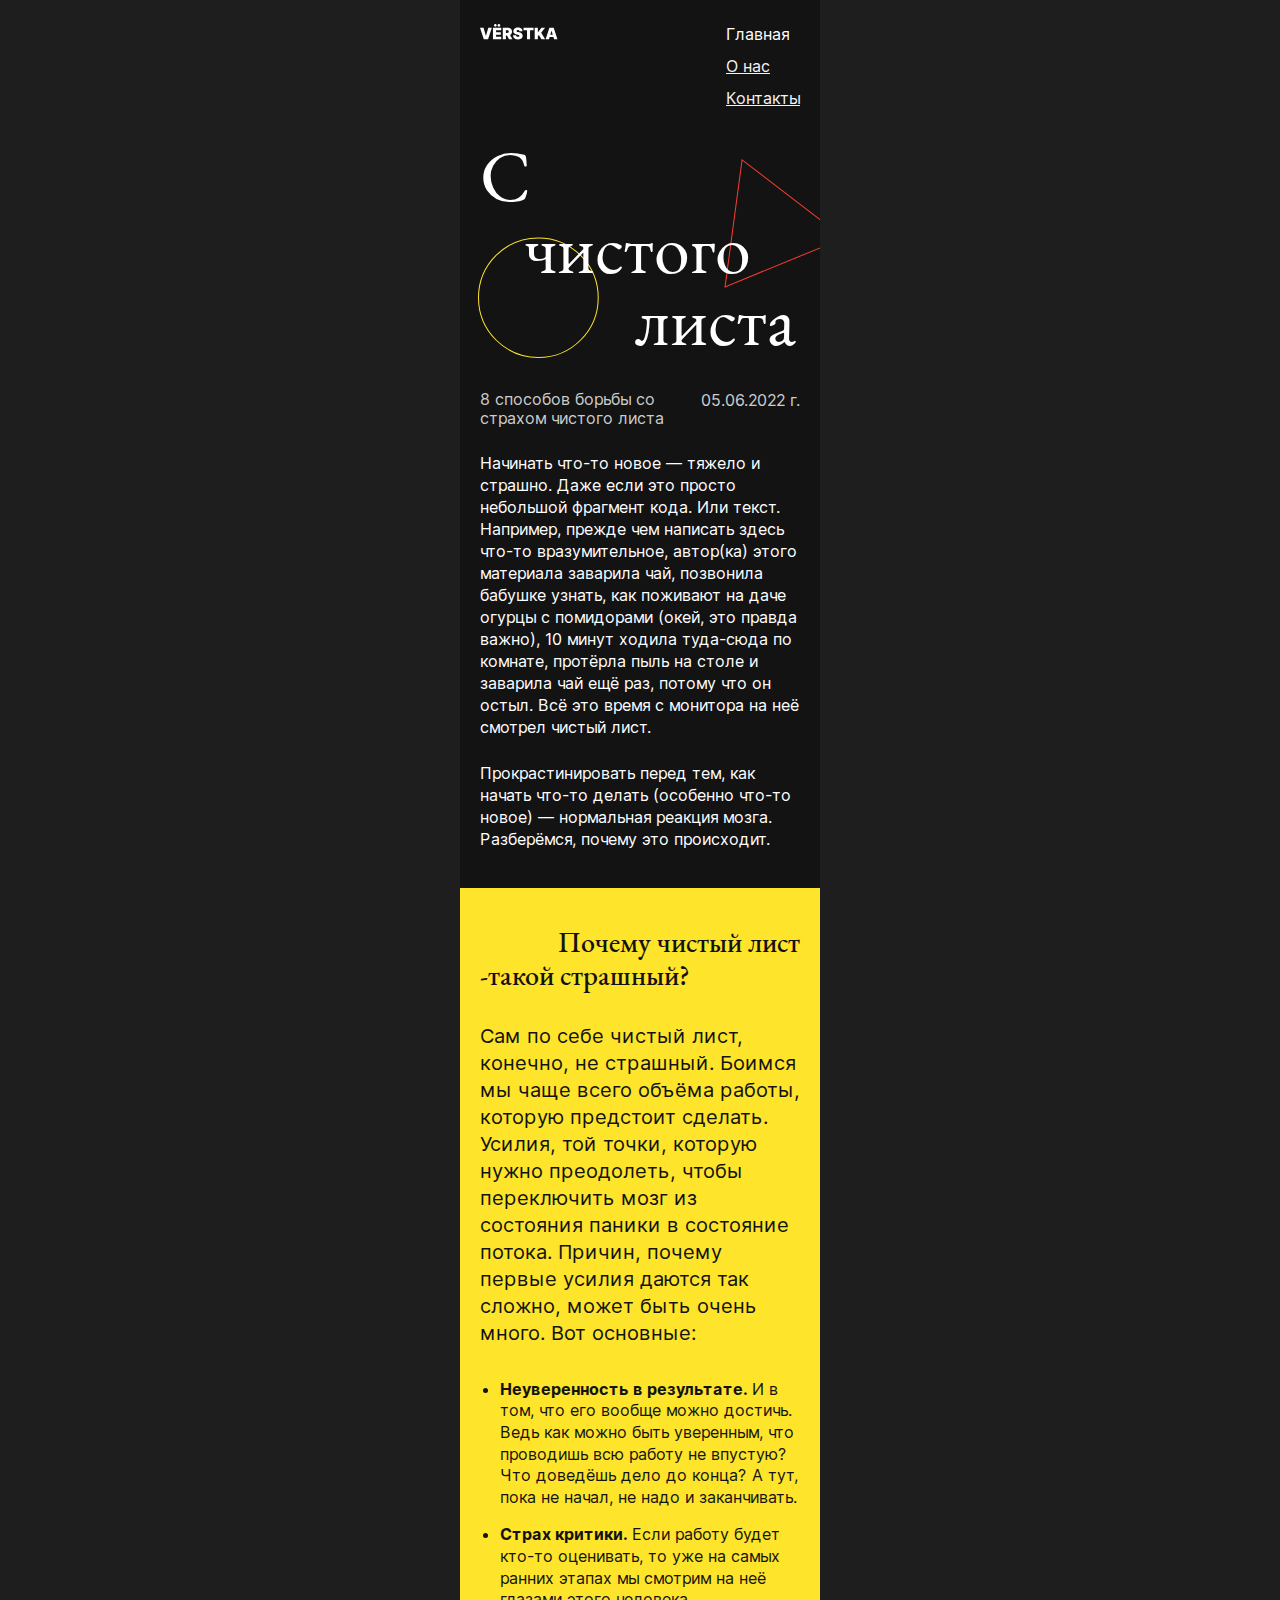
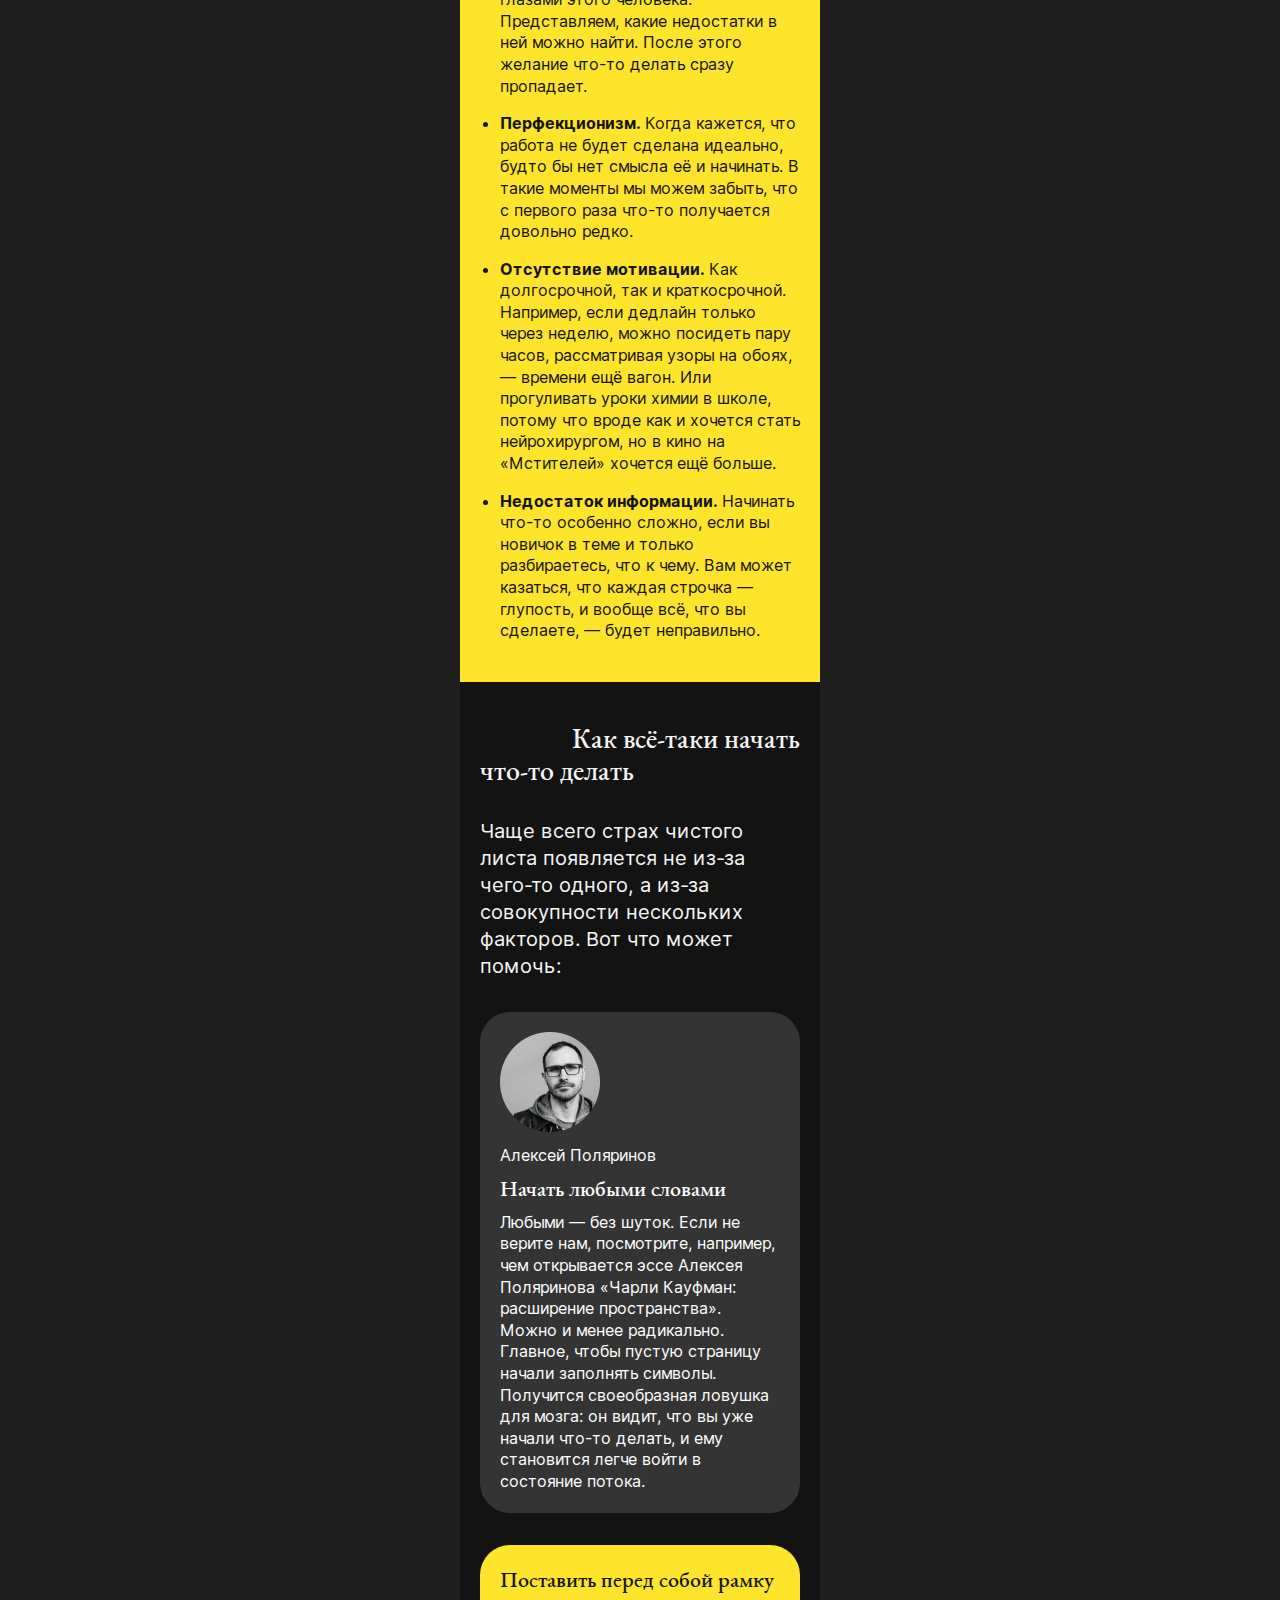
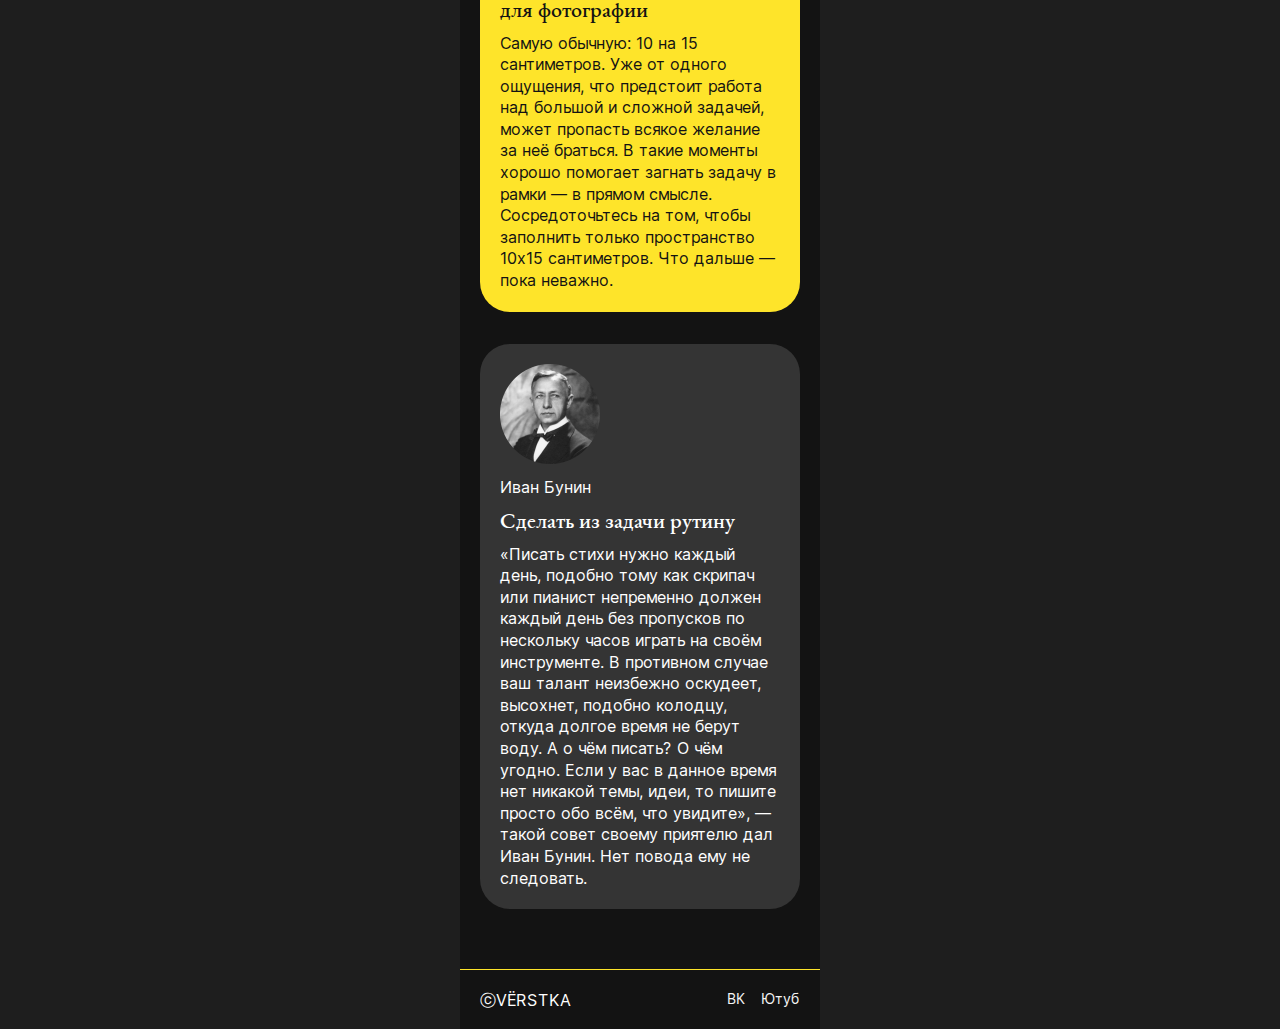
<file: index.html>
<!DOCTYPE html>
<html lang="ru">
  <head>
    <meta charset="UTF-8" />
    <meta name="viewport" content="width=device-width, initial-scale=1.0" />
    <link rel="stylesheet" href="style.css" />
    <link rel="stylesheet" href="fonts/fonts.css" />
    <title>С чистого листа</title>
  </head>
  <body>
    <header class="header content-section content-section_theme_dark">
      <a class="header__logo">
        <img
          class="header__logo-image"
          src="images/logo.svg"
          alt="Логотип"
        />
      </a>
      <nav class="header__menu">
        <ul class="header__menu-list">
          <li class="header__menu-item">
            <a class="header__menu-item_active">Главная</a>
          </li>
          <li class="header__menu-item">
            <a class="header__menu-link" href="#0">О нас</a>
          </li>
          <li class="header__menu-item">
            <a class="header__menu-link" href="#0">Контакты</a>
          </li>
        </ul>
      </nav>
    </header>
    <main class="content">
      <section class="cover content-section content-section_theme_dark">
        <h1 class="cover_title">
          <span class="accent_span cover_text_left">С</span>
          <span class="accent_span cover_text_center">чистого</span>
          <span class="accent_span cover_text_right">листа</span>
        </h1>
      </section>
      <section class="intro content-section content-section_theme_dark">
        <div class="intro_heading">
          <h2 class="intro_title">
            8 способов борьбы со страхом чистого листа
          </h2>
          <time class="intro_date" datetime="2022-06-05">05.06.2022 г.</time>
        </div>
        <div class="intro_main_text">
          <p>
            Начинать что-то новое — тяжело и страшно. Даже если это просто
            небольшой фрагмент кода. Или текст. Например, прежде чем написать
            здесь что-то вразумительное, автор(ка) этого материала заварила чай,
            позвонила бабушке узнать, как поживают на даче огурцы с помидорами
            (окей, это правда важно), 10 минут ходила туда-сюда по комнате,
            протёрла пыль на столе и заварила чай ещё раз, потому что он остыл.
            Всё это время с монитора на неё смотрел чистый лист.
          </p>
          <p>
            Прокрастинировать перед тем, как начать что-то делать (особенно
            что-то новое) — нормальная реакция мозга. Разберёмся, почему это
            происходит.
          </p>
        </div>
      </section>
      <section class="reasons content-section content-section_theme_bright">
        <h2 class="reasons_title">
          <span class="reasons_title reasons_title_right"
            >Почему чистый лист</span
          >
          <span class="reasons_title reasons_title_left">-такой страшный?</span>
        </h2>
        <div class="reasons_text">
          Сам по себе чистый лист, конечно, не страшный. Боимся мы чаще всего
          объёма работы, которую предстоит сделать. Усилия, той точки, которую
          нужно преодолеть, чтобы переключить мозг из состояния паники в
          состояние потока. Причин, почему первые усилия даются так сложно,
          может быть очень много. Вот основные:
        </div>
        <div>
          <ul class="reasons_list">
            <li class="content-section__list-item">
              <span class="content-section__list-accent"
                >Неуверенность в результате.</span
              >
              И в том, что его вообще можно достичь. Ведь как можно быть
              уверенным, что проводишь всю работу не впустую? Что доведёшь дело
              до конца? А тут, пока не начал, не надо и заканчивать.
            </li>
            <li class="content-section__list-item">
              <span class="content-section__list-accent">Страх критики.</span>
              Если работу будет кто-то оценивать, то уже на самых ранних этапах
              мы смотрим на неё глазами этого человека. Представляем, какие
              недостатки в ней можно найти. После этого желание что-то делать
              сразу пропадает.
            </li>
            <li class="content-section__list-item">
              <span class="content-section__list-accent">Перфекционизм.</span>
              Когда кажется, что работа не будет сделана идеально, будто бы нет
              смысла её и начинать. В такие моменты мы можем забыть, что с
              первого раза что-то получается довольно редко.
            </li>
            <li class="content-section__list-item">
              <span class="content-section__list-accent"
                >Отсутствие мотивации.</span
              >
              Как долгосрочной, так и краткосрочной. Например, если дедлайн
              только через неделю, можно посидеть пару часов, рассматривая узоры
              на обоях, — времени ещё вагон. Или прогуливать уроки химии в
              школе, потому что вроде как и хочется стать нейрохирургом, но в
              кино на «Мстителей» хочется ещё больше.
            </li>
            <li class="content-section__list-item">
              <span class="content-section__list-accent"
                >Недостаток информации.</span
              >
              Начинать что-то особенно сложно, если вы новичок в теме и только
              разбираетесь, что к чему. Вам может казаться, что каждая строчка —
              глупость, и вообще всё, что вы сделаете, — будет неправильно.
            </li>
          </ul>
        </div>
      </section>
      <section class="how_to content-section content-section_theme_dark">
        <h3 class="reasons_title how_to_title">
          <span class="reasons_title reasons_title_right how_to_title"
            >Как всё-таки начать</span
          >
          <span class="reasons_title reasons_title_left how_to_title"
            >что-то делать</span
          >
        </h3>
        <p class="reasons_text how_to_text">
          Чаще всего страх чистого листа появляется не из-за чего-то одного, а
          из-за совокупности нескольких факторов. Вот что может помочь:
        </p>
        <ul class="cards-list">
          <li>
            <article class="card card_theme_dark">
              <div class="card_autor">
                <img
                  class="card_autor_photo"
                  src="images/polyarinov.png"
                  alt="Алексей Поляринов"
                />
                <p class="card_autor_name">Алексей Поляринов</p>
              </div>
              <div class="card_content">
                <h4 class="card__title">Начать любыми словами</h4>
                <div class="card_text">
                  <p>
                    Любыми — без шуток. Если не верите нам, посмотрите,
                    например, чем открывается эссе Алексея Поляринова «Чарли
                    Кауфман: расширение пространства». Можно и менее радикально.
                    Главное, чтобы пустую страницу начали заполнять символы.
                    Получится своеобразная ловушка для мозга: он видит, что вы
                    уже начали что-то делать, и ему становится легче войти в
                    состояние потока.
                  </p>
                </div>
              </div>
            </article>
          </li>
          <li class="card card_theme_bright">
            <div class="card_content">
              <h4 class="card__title">
                Поставить перед собой рамку для фотографии
              </h4>
              <div class="card_text">
                <p>
                  Самую обычную: 10 на 15 сантиметров. Уже от одного ощущения,
                  что предстоит работа над большой и сложной задачей, может
                  пропасть всякое желание за неё браться. В такие моменты хорошо
                  помогает загнать задачу в рамки — в прямом смысле.
                  Сосредоточьтесь на том, чтобы заполнить только пространство
                  10х15 сантиметров. Что дальше — пока неважно.
                </p>
              </div>
            </div>
          </li>
          <li class="card card_theme_dark">
            <div class="card_autor">
              <img
                class="card_autor_photo"
                src="images/bunin.png"
                alt="Иван Бунин"
              />
              <p class="card_autor_name">Иван Бунин</p>
            </div>
            <div class="card_content">
              <h4 class="card__title">Сделать из задачи рутину</h4>
              <div class="card_text">
                <p>
                  «Писать стихи нужно каждый день, подобно тому как скрипач или
                  пианист непременно должен каждый день без пропусков по
                  нескольку часов играть на своём инструменте. В противном
                  случае ваш талант неизбежно оскудеет, высохнет, подобно
                  колодцу, откуда долгое время не берут воду. А о чём писать? О
                  чём угодно. Если у вас в данное время нет никакой темы, идеи,
                  то пишите просто обо всём, что увидите», — такой совет своему
                  приятелю дал Иван Бунин. Нет повода ему не следовать.
                </p>
              </div>
            </div>
          </li>
        </ul>
      </section>
    </main>
  </body>
  <footer class="footer content-section content-section_theme_dark">
    <div>
      <p class="footer_copy">ⓒVЁRSTKA</p>
    </div>
    <div>
      <ul class="footer_links">
        <li>
          <a class="footer_links" href="#0">ВК</a>
        </li>
        <li>
          <a class="footer_links" href="#0">Ютуб</a>
        </li>
      </ul>
    </div>
  </footer>
</html>
</file>
<file: style.css>
body {
  margin: 0;
  background-color: #1e1e1e;
  font-family: Inter, sans-serif;
  font-weight: 400;
}
h1,
h2,
h3,
h4,
h5,
h6,
p,
ul,
ol,
blockquote {
  margin: 0;
  padding: 0;
}

a {
  color: #fff;
}

.content-section {
  box-sizing: border-box;
  width: 100%;
  max-width: 360px;
  min-height: 100px;
  margin: auto;
}

.content-section_theme_dark {
  color: #fff;
  background-color: #131313;
  min-height: 60px;
}
.content-section_theme_bright {
  color: #131313;
  background-color: #fee42a;
  min-height: 100px;
}

.header {
  display: flex;
  justify-content: space-between;
  align-items: flex-start;
  padding: 24px 20px;
}
.header__logo {
  display: block;
  width: 78px;
}

.header__logo-image {
  width: 100%;
}

.header__menu-list {
  list-style-type: none;
  display: flex;
  flex-direction: column;
  gap: 12px;
}

.header__menu-link {
  color: #f5f5f5;
  line-height: 19.2px;
}

.cover {
  padding: 7px 24px 30px 20px;
  background-image: url(../images/cover.svg);
  background-size: 95% auto;
  background-position: right center;
  background-repeat: no-repeat;
  min-height: 198px;
}

.cover_title {
  font-family: "EB Garamond", serif;
  font-weight: 400;
  color: #fff;
  width: 100%;
  font-size: 72px;
  line-height: 1;
}

.accent_span {
  display: block;
}

.cover_text_left {
  text-align: left;
}

.cover_text_center {
  text-align: center;
}

.cover_text_right {
  text-align: right;
}

.intro {
  padding: 5px 20px 38px;
}

.intro_heading {
  padding-bottom: 24px;
  display: flex;
  justify-content: space-between;
  font-size: 16px;
  gap: 16px;
  color: #ccc;
}

.intro_title {
  font-size: 16px;
  font-weight: 400;
  line-height: 19px;
}

.intro_date {
  white-space: nowrap;
}

.intro_main_text {
  font-size: 16px;
  line-height: 22px;
  display: flex;
  gap: 24px;
  flex-direction: column;
}

.reasons {
  padding: 38px 20px 40px;
  display: flex;
  flex-direction: column;
  gap: 32px;
}

.reasons_title {
  display: block;
  font-family: "EB Garamond", serif;
  font-weight: 500;
  color: #131313;
  width: 100%;
  font-size: 28px;
  line-height: 32.2px;
}

.reasons_title_right {
  text-align: right;
}

.reasons_text {
  font-size: 20px;
  line-height: 27px;
  text-align: left;
}

.reasons_list {
  display: flex;
  flex-direction: column;
  gap: 16px;
  padding-left: 20px;
  font-size: 16px;
  font-weight: 400;
  line-height: 21.6px;
}

.content-section__list-accent {
  font-size: 16px;
  font-weight: 700;
  line-height: 21.6px;
}

.how_to {
  padding: 40px 20px 60px;
}
.how_to_title {
  color: #f5f5f5;
  font-family: "EB Garamond";
  font-size: 28px;
  font-weight: 500;
  line-height: 32px;
}

.how_to_text {
  color: #f5f5f5;
  font-size: 20px;
  font-weight: 400;
  line-height: 27px;
  margin-top: 32px;
  margin-bottom: 32px;
}

.cards-list {
  list-style: none;
  display: flex;
  flex-direction: column;
  gap: 32px;
}

.card {
  display: flex;
  flex-direction: column;

  padding: 20px;
}
.card_theme_dark {
  background-color: #343434;
  border-radius: 30px;
}

.card_theme_bright {
  color: #131313;
  background-color: #fee42a;
  border-radius: 30px;
}

.card_autor_photo {
  width: 100px;
  margin: 0px 0px 8px;
}

.card_autor_name {
  font-size: 16px;
  line-height: 22px;
  margin: 0px 0px 8px;
}

.card__title {
  font-family: "EB Garamond";
  font-weight: 500;
  font-size: 22px;
  line-height: 30px;
  margin: 0px 0px 8px;
}

.card_text {
     font-size: 16px;
  font-weight: 400;
  line-height: 21.6px;
}

.footer {
  max-height: 60px;
  border-top: 1px solid #fee42a;
  padding: 20px;
  display: flex;
  justify-content: space-between;
}

.footer_copy {
  font-size: 16px;
  font-weight: 400;
}

.footer_links {
  display: flex;
  list-style: none;
  text-decoration: none;
  text-align: right;
  font-size: 14px;
  font-weight: 400;
  color: #f5f5f5;
  justify-content: space-between;
  gap: 16px;
}
</file>
<file: fonts/fonts.css>
@font-face {
    font-family:'EB Garamond' ;
    src: url(./ebgaramondregular.ttf) format(ttf);
    src: url(./ebgaramondregular.woff) format(woff);
    src: url(./ebgaramondregular.woff2) format(woff2);
    font-weight: 400;
    font-display: swap;
}

@font-face {
    font-family:'EB Garamond' ;
    src: url(./ebgaramondmedium.ttf) format(ttf);
    src: url(./ebgaramondmedium.woff) format(woff);
    src: url(./ebgaramondmedium.woff2) format(woff2);
    font-weight: 500;
    font-display: swap;
}

@font-face {
    font-family:'Inter' ;
    src: url(./interregular.ttf) format(ttf);
    src: url(./interregular.woff) format(woff);
    src: url(./interregular.woff2) format(woff2);
    font-weight: 400;
    font-display: swap;
}

@font-face {
    font-family:'Inter' ;
    src: url(./interbold.ttf) format(ttf);
    src: url(./interbold.woff) format(woff);
    src: url(./interbold.woff2) format(woff2);
    font-weight: 700;
    font-display: swap;
}
</file>
